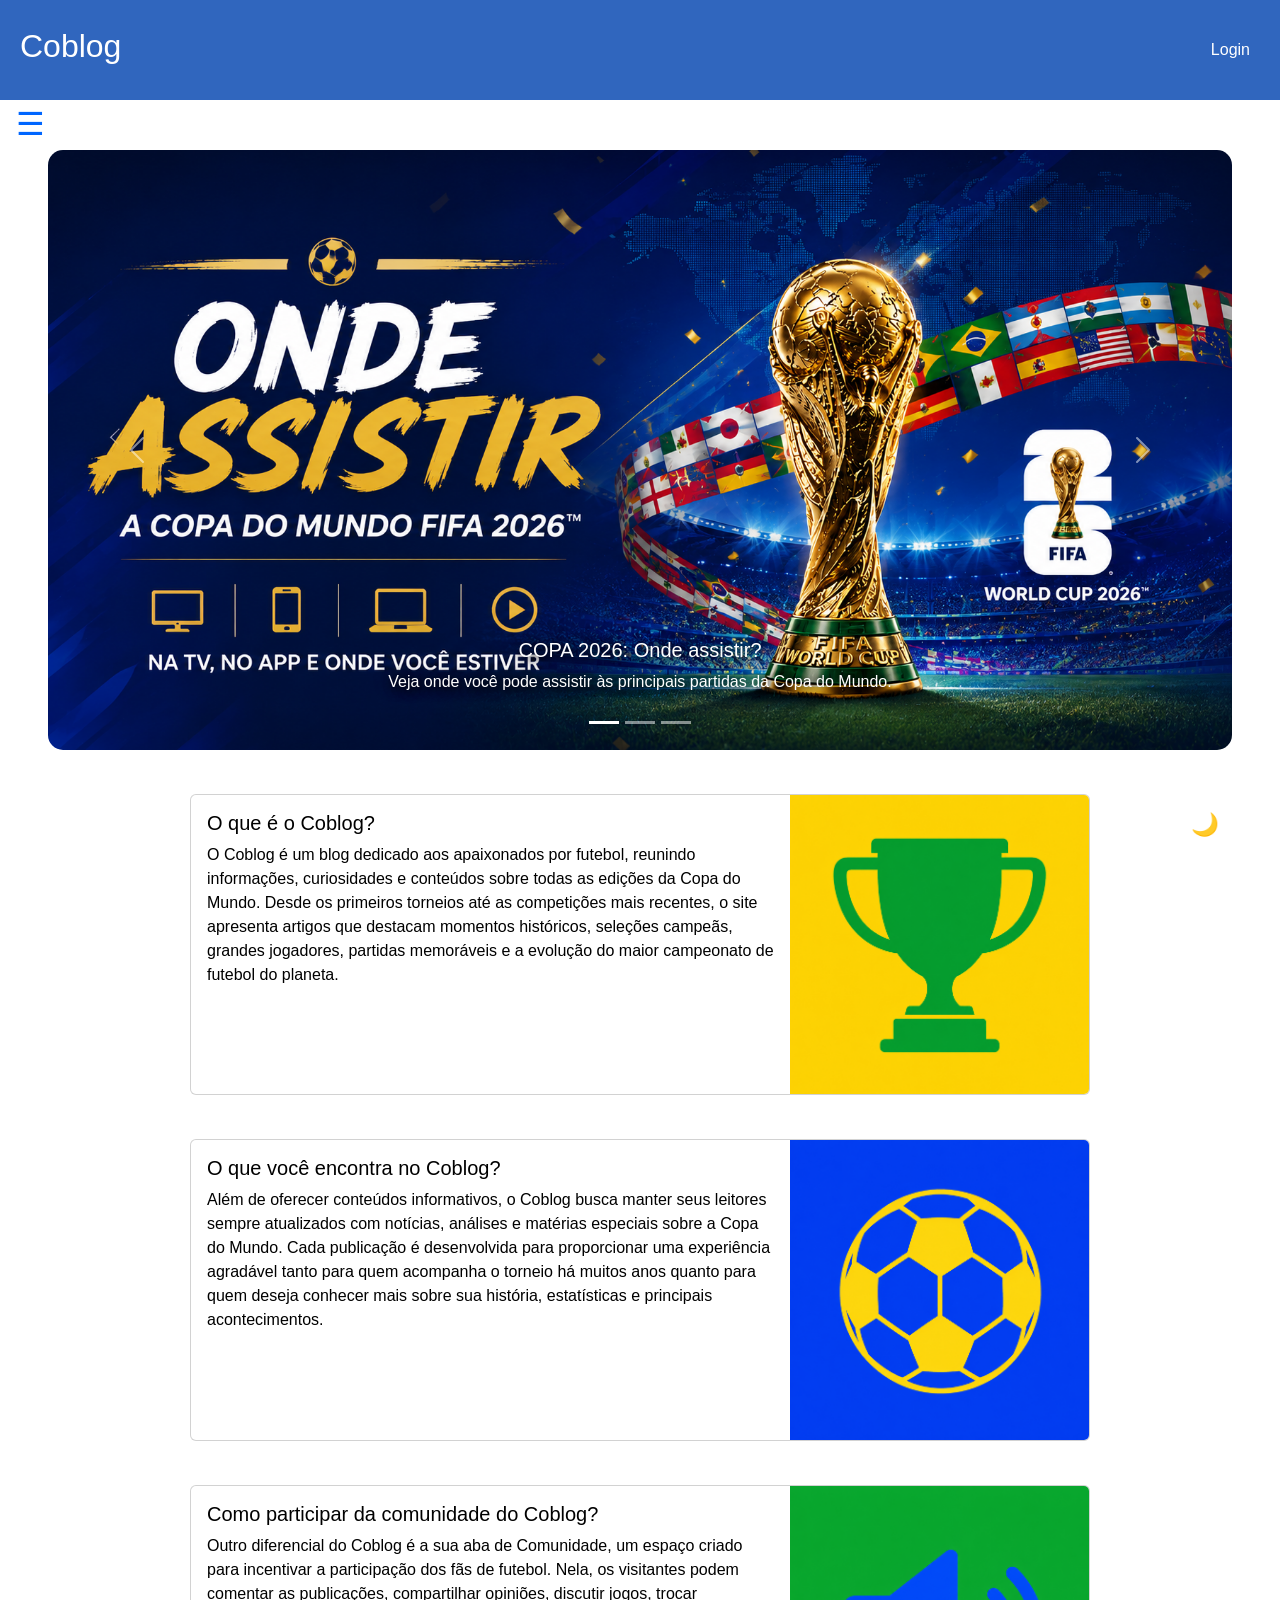
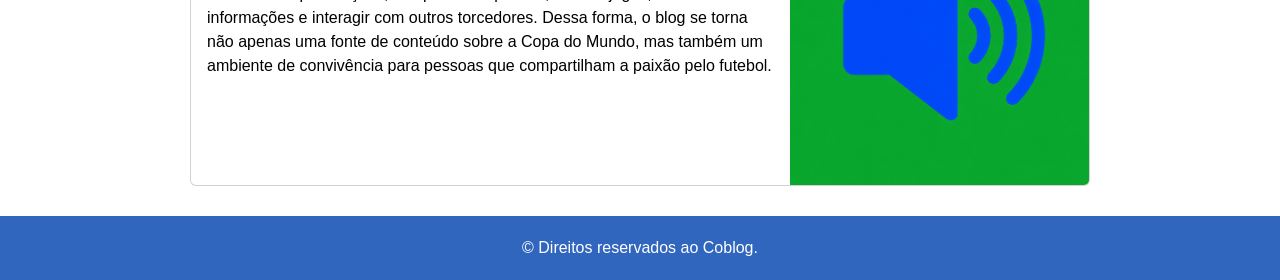
<file: index.html>
<!DOCTYPE html>
<html lang="pt-br">

<head>
    <meta charset="UTF-8">
    <meta name="viewport" content="width=device-width, initial-scale=1.0">
    <title>Coblog - Tudo sobre a Copa!</title>
    <link href="https://cdn.jsdelivr.net/npm/bootstrap@5.3.3/dist/css/bootstrap.min.css" rel="stylesheet">
    <link href="css/style.css" rel="stylesheet">
    <link rel="icon" type="image/webp" href="imagens/bola-de-futebol.webp">
</head>

<body>
    <input type="checkbox" id="lua" hidden>
    <label for="lua" class="dark-mode-btn">🌙</label>

    <header class="header col-12">
        <h2>Coblog</h2>
        <nav id="nav" style="gap: 15px; padding-right: 10px;" class="d-flex justify-content-between">
        </nav>
    </header>

    <aside id="sidebar">
        <input type="checkbox" id="menu-toggle" hidden>
        <label for="menu-toggle" class="hamburguer" style="color: rgb(0, 102, 255)">☰</label>

        <nav class="menu" style="color: white;" id="menu-lateral">
            <h4 class="text-white border-bottom pb-2 mb-3 menu-texto fs-5 fw-bold">Menu</h4>
            <div class="d-flex flex-column gap-1">
                <a href="pages/edicoesAnteriores.html" class="sidebar-link" target="_parent">Edições da Copa 🏆</a>
                <a href="pages/comunidade.html" class="sidebar-link" target="_parent">Comunidade 👥</a>
            </div>
        </nav>
    </aside>

    <div class="container-fluid px-3 px-md-5">
        <main>
            <div
                style="display: flex; flex-direction: column; align-items: center; width: 100%; gap: 20px; padding-bottom: 30px; padding-top: 30px;">

                <div id="carrossel" class="carousel slide w-100" data-bs-ride="carousel">
                    <div class="carousel-indicators">
                        <button type="button" data-bs-target="#carrossel" data-bs-slide-to="0" class="active"></button>
                        <button type="button" data-bs-target="#carrossel" data-bs-slide-to="1"></button>
                        <button type="button" data-bs-target="#carrossel" data-bs-slide-to="2"></button>
                    </div>

                    <div class="carousel-inner">

                        <div class="carousel-item active">
                            <picture>
                                <!-- Computador -->
                                <source media="(min-width: 1024px)" srcset="imagens/banner1.jpg">

                                <!-- Tablet -->
                                <source media="(min-width: 768px)" srcset="imagens/banner4.jpeg">

                                <!-- Celular -->
                                <img src="imagens/banner7.jpeg" class="d-block w-100" alt="Notícia 1">
                            </picture>

                            <div class="carousel-caption d-none d-md-block">
                                <h5>COPA 2026: Onde assistir?</h5>
                                <p>Veja onde você pode assistir às principais partidas da Copa do Mundo.</p>
                            </div>
                        </div>

                        <div class="carousel-item">
                            <picture>
                                <!-- Computador -->
                                <source media="(min-width: 1024px)" srcset="imagens/banner2.jpg">

                                <!-- Tablet -->
                                <source media="(min-width: 768px)" srcset="imagens/banner5.jpeg">

                                <!-- Celular -->
                                <img src="imagens/banner8.jpeg" class="d-block w-100" alt="Notícia 2">
                            </picture>

                            <div class="carousel-caption d-none d-md-block">
                                <h5>Copa do Mundo 2026</h5>
                                <p>Confira as informações sobre esta edição da Copa do Mundo.</p>
                            </div>
                        </div>

                        <div class="carousel-item">
                            <picture>
                                <!-- Computador -->
                                <source media="(min-width: 1024px)" srcset="imagens/banner3.jpg">

                                <!-- Tablet -->
                                <source media="(min-width: 768px)" srcset="imagens/banner6.jpeg">

                                <!-- Celular -->
                                <img src="imagens/banner9.jpeg" class="d-block w-100" alt="Notícia 3">
                            </picture>

                            <div class="carousel-caption d-none d-md-block">
                                <h5>Seleção Brasileira</h5>
                                <p>Confira as últimas notícias sobre a seleção brasileira de futebol.</p>
                            </div>
                        </div>

                    </div>

                    <button class="carousel-control-prev" type="button" data-bs-target="#carrossel"
                        data-bs-slide="prev">
                        <span class="carousel-control-prev-icon"></span>
                    </button>

                    <button class="carousel-control-next" type="button" data-bs-target="#carrossel"
                        data-bs-slide="next">
                        <span class="carousel-control-next-icon"></span>
                    </button>
                </div>


                <div class="card d-flex flex-column flex-md-row mt-4 w-100"
                    style="margin: 0 auto; max-width: 900px; overflow: hidden;">
                    <div class="card-body col-12 col-md-8">
                        <h5 class="card-title">O que é o Coblog?</h5>
                        <p class="card-text">O Coblog é um blog dedicado aos apaixonados por futebol, reunindo informações, curiosidades e conteúdos sobre todas as edições da Copa do Mundo. Desde os primeiros torneios até as competições mais recentes, o site apresenta artigos que destacam momentos históricos, seleções campeãs, grandes jogadores, partidas memoráveis e a evolução do maior campeonato de futebol do planeta.</p>
                    </div>
                    <div class="col-12 col-md-4">
                        <img src="imagens/img1.png" class="img-fluid w-100"
                            style="object-fit: cover; min-height: 200px; height: 100%;">
                    </div>
                </div>

                <div class="card d-flex flex-column flex-md-row mt-4 w-100"
                    style="margin: 0 auto; max-width: 900px; overflow: hidden;">
                    <div class="card-body col-12 col-md-8">
                        <h5 class="card-title">O que você encontra no Coblog?</h5>
                        <p class="card-text">Além de oferecer conteúdos informativos, o Coblog busca manter seus leitores sempre atualizados com notícias, análises e matérias especiais sobre a Copa do Mundo. Cada publicação é desenvolvida para proporcionar uma experiência agradável tanto para quem acompanha o torneio há muitos anos quanto para quem deseja conhecer mais sobre sua história, estatísticas e principais acontecimentos.</p>
                    </div>
                    <div class="col-12 col-md-4">
                        <img src="imagens/img2.png" class="img-fluid w-100"
                            style="object-fit: cover; min-height: 200px; height: 100%;">
                    </div>
                </div>

                <div class="card d-flex flex-column flex-md-row mt-4 w-100"
                    style="margin: 0 auto; max-width: 900px; overflow: hidden;">
                    <div class="card-body col-12 col-md-8">
                        <h5 class="card-title">Como participar da comunidade do Coblog?</h5>
                        <p class="card-text">Outro diferencial do Coblog é a sua aba de Comunidade, um espaço criado para incentivar a participação dos fãs de futebol. Nela, os visitantes podem comentar as publicações, compartilhar opiniões, discutir jogos, trocar informações e interagir com outros torcedores. Dessa forma, o blog se torna não apenas uma fonte de conteúdo sobre a Copa do Mundo, mas também um ambiente de convivência para pessoas que compartilham a paixão pelo futebol.</p>
                    </div>
                    <div class="col-12 col-md-4">
                        <img src="imagens/img3.png" class="img-fluid w-100"
                            style="object-fit: cover; min-height: 200px; height: 100%;">
                    </div>
                </div>

            </div>
        </main>
    </div>

    <footer class="col-12">
        <p style="color: white; text-align: center; margin: 0; padding: 10px 0;">
            &copy; Direitos reservados ao Coblog.
        </p>
    </footer>

    <div class="overlay" id="overlay"></div>

    <script src="scripts/scripts.js"></script>
    <script src="https://cdn.jsdelivr.net/npm/bootstrap@5.3.3/dist/js/bootstrap.bundle.min.js"></script>

</body>

</html>
</file>
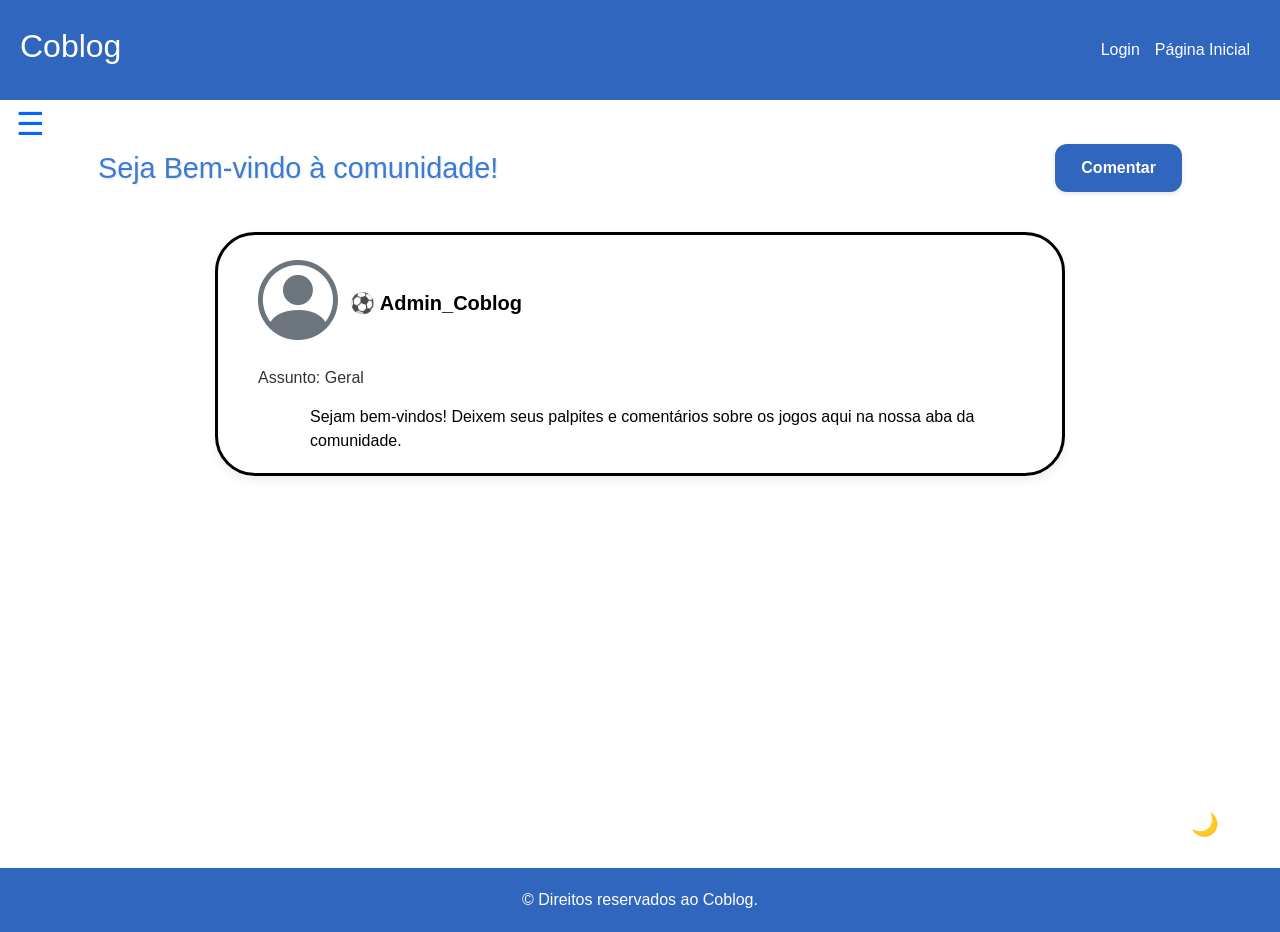
<file: pages/comunidade.html>
<!DOCTYPE html>
<html lang="pt-br">

<head>
    <meta charset="UTF-8">
    <meta name="viewport" content="width=device-width, initial-scale=1.0">
    <title>Coblog - Conheça nossa Comunidade!</title>
    <link href="https://cdn.jsdelivr.net/npm/bootstrap@5.3.8/dist/css/bootstrap.min.css" rel="stylesheet"
        integrity="sha384-sRIl4kxILFvY47J16cr9ZwB07vP4J8+LH7qKQnuqkuIAvNWLzeN8tE5YBujZqJLB" crossorigin="anonymous">
    <link href="../css/style.css" rel="stylesheet">
    <link href="../css/comunidade.css" rel="stylesheet">
    <link rel="stylesheet" href="https://cdn.jsdelivr.net/npm/bootstrap-icons@1.13.1/font/bootstrap-icons.min.css">
    <link rel="icon" type="image/webp" href="../imagens/bola-de-futebol.webp">

</head>

<body>
    <input type="checkbox" id="lua" hidden>
    <label for="lua" class="dark-mode-btn">🌙</label>

    <header class="header col-12">
        <h2>Coblog</h2>
        <nav id="nav" style="gap: 15px; padding-right: 10px;" class="d-flex justify-content-between">
            <a href="../index.html" class="nav-link text-white"><span class="menu-texto">Página Inicial</span></a>
        </nav>
    </header>

    <aside id="sidebar">
        <input type="checkbox" id="menu-toggle" hidden>
        <label for="menu-toggle" class="hamburguer" style="color: rgb(0, 102, 255)">☰</label>

        <nav class="menu" style="color: white;" id="menu-lateral">
            <h4 class="text-white border-bottom pb-2 mb-3 menu-texto fs-5 fw-bold">Menu</h4>
            <div class="d-flex flex-column gap-1">
                <a href="edicoesAnteriores.html" class="sidebar-link" target="_parent">Edições da Copa 🏆</a>
                <a href="comunidade.html" class="sidebar-link" target="_parent">Comunidade 👥</a>
            </div>
        </nav>
    </aside>



    <main class="container my-4">
        <div class="d-flex justify-content-between align-items-center w-100 mb-4 px-3 flex-wrap gap-3">
            <h1 class="titulo-comunidade m-0">Seja Bem-vindo à comunidade!</h1>
            <button class="btn btn-comentar" data-bs-toggle="modal" data-bs-target="#modalComentario">Comentar</button>
        </div>


        <div id="container-comentarios" class="w-100 d-flex flex-column align-items-center gap-4 my-3">
        </div>

    </main>



    <footer class="col-12">
        <p style="color: white; text-align: center; margin: 0; padding: 10px 0;">
            &copy; Direitos reservados ao Coblog.
        </p>
    </footer>

    <div class="modal fade" id="modalAviso" tabindex="-1">
        <div class="modal-dialog modal-dialog-centered">
            <div class="modal-content">
                <div class="modal-header">
                    <h5 class="modal-title">⚠️ Atenção</h5>
                </div>
                <div class="modal-body">
                    <p>Você precisa estar logado para realizar essa ação.</p>
                </div>
                <div class="modal-footer">
                    <button type="button" class="btn btn-secondary" data-bs-dismiss="modal">Fechar</button>
                    <a href="login.html" class="btn btn-primary">Fazer login</a>
                </div>
            </div>
        </div>
    </div>


    <div class="modal fade" id="modalComentario" tabindex="-1" aria-labelledby="modalComentarioLabel"
        aria-hidden="true">
        <div class="modal-dialog modal-dialog-centered">
            <div class="modal-content card">
                <div class="modal-header border-0">
                    <h5 class="modal-title" id="modalComentarioLabel" style="color: var(--font-color);">Novo Comentário
                    </h5>
                </div>
                <form id="form-comentario">
                    <div class="modal-body">
                        <div class="mb-3">
                            <label for="assunto-comentario" class="form-label"
                                style="color: var(--font-color);">Assunto</label>
                            <input type="text" class="form-control" id="assunto-comentario"
                                placeholder="Ex: Copa 2026, Palpites, Histórias..." required>
                        </div>
                        <div class="mb-3">
                            <label for="texto-comentario" class="form-label" style="color: var(--font-color);">O que
                                você está pensando?</label>
                            <textarea class="form-control" id="texto-comentario" rows="4"
                                placeholder="Escreva seu comentário aqui..." required></textarea>
                        </div>
                    </div>
                    <div class="modal-footer border-0">
                        <button type="button" class="btn btn-secondary" data-bs-dismiss="modal">Cancelar</button>
                        <button type="submit" class="btn btn-primary"
                            style="background-color: var(--bg-header); border: none;">Publicar</button>
                    </div>
                </form>
            </div>
        </div>
    </div>

    <div class="overlay" id="overlay"></div>
    <script src="https://cdn.jsdelivr.net/npm/bootstrap@5.3.8/dist/js/bootstrap.bundle.min.js"></script>
    <script src="../scripts/comunidade.js"></script>
    <script src="../scripts/scripts.js"></script>

</body>

</html>
</file>
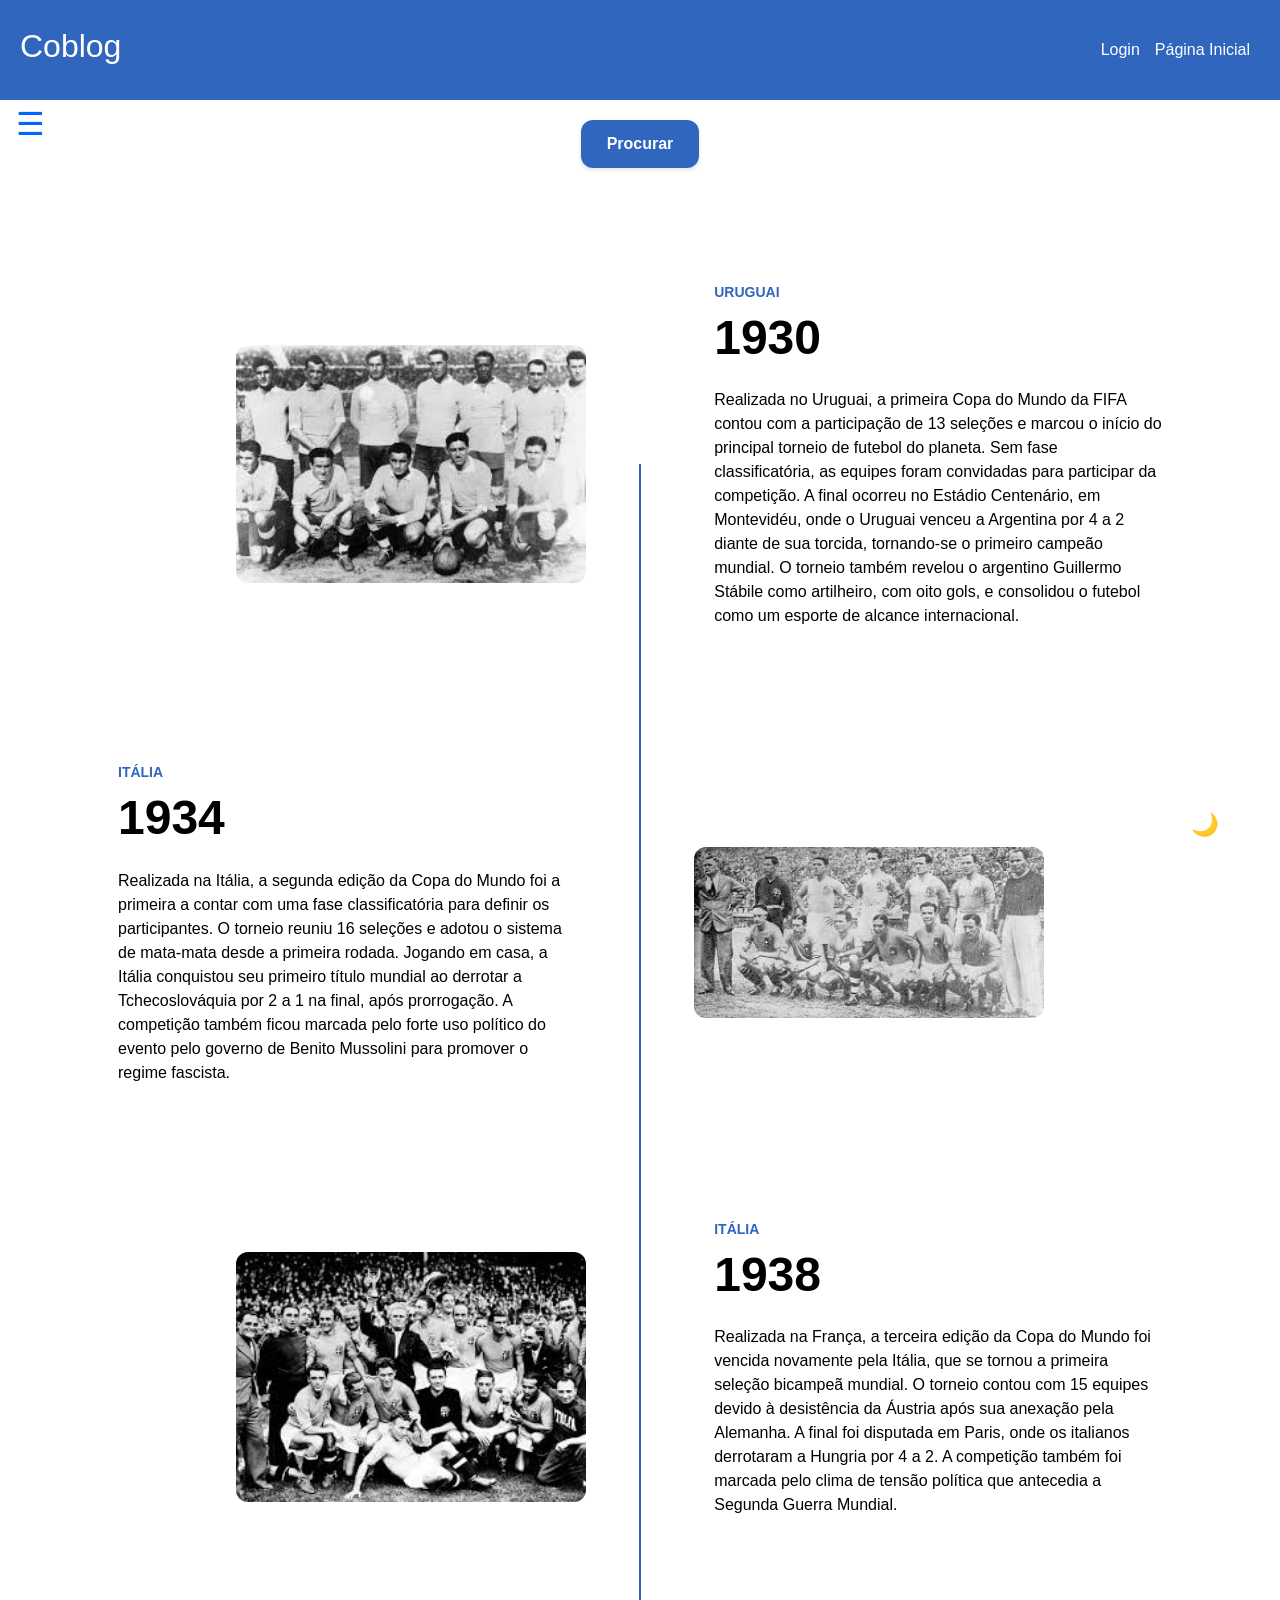
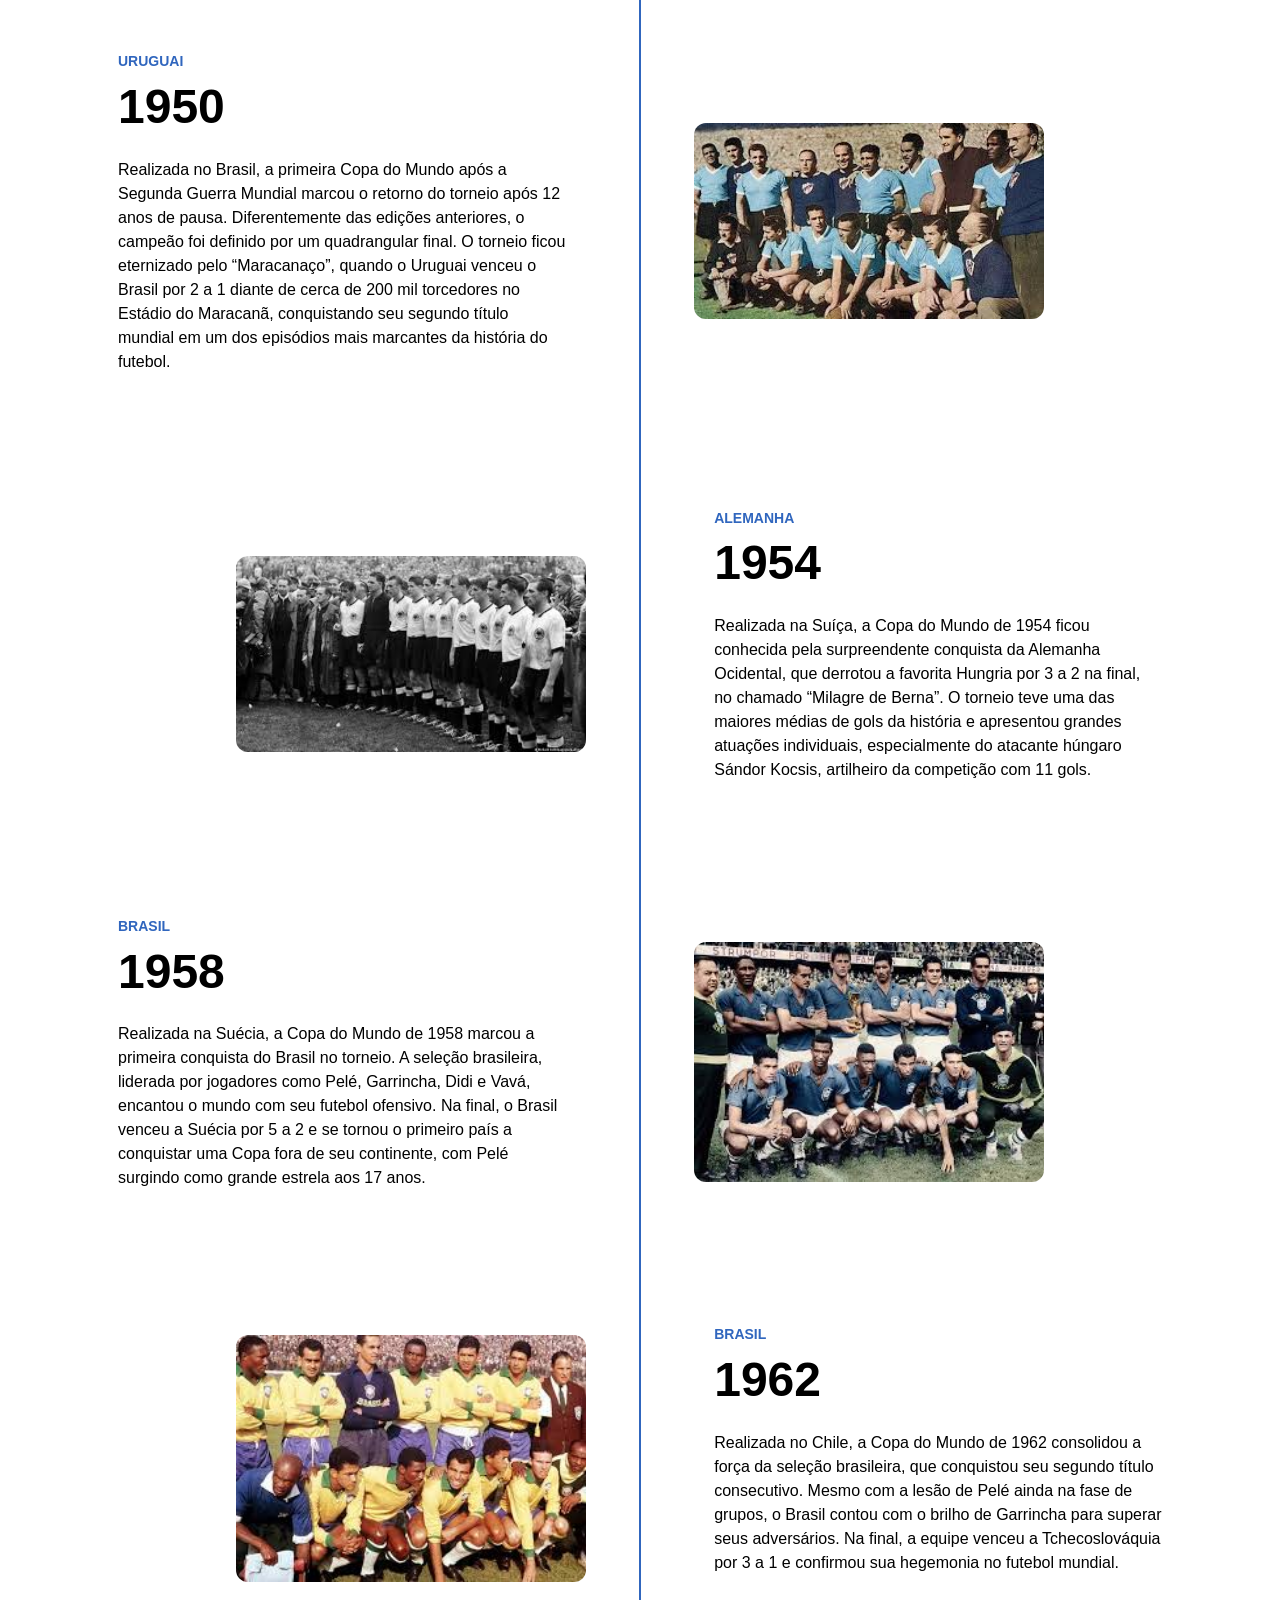
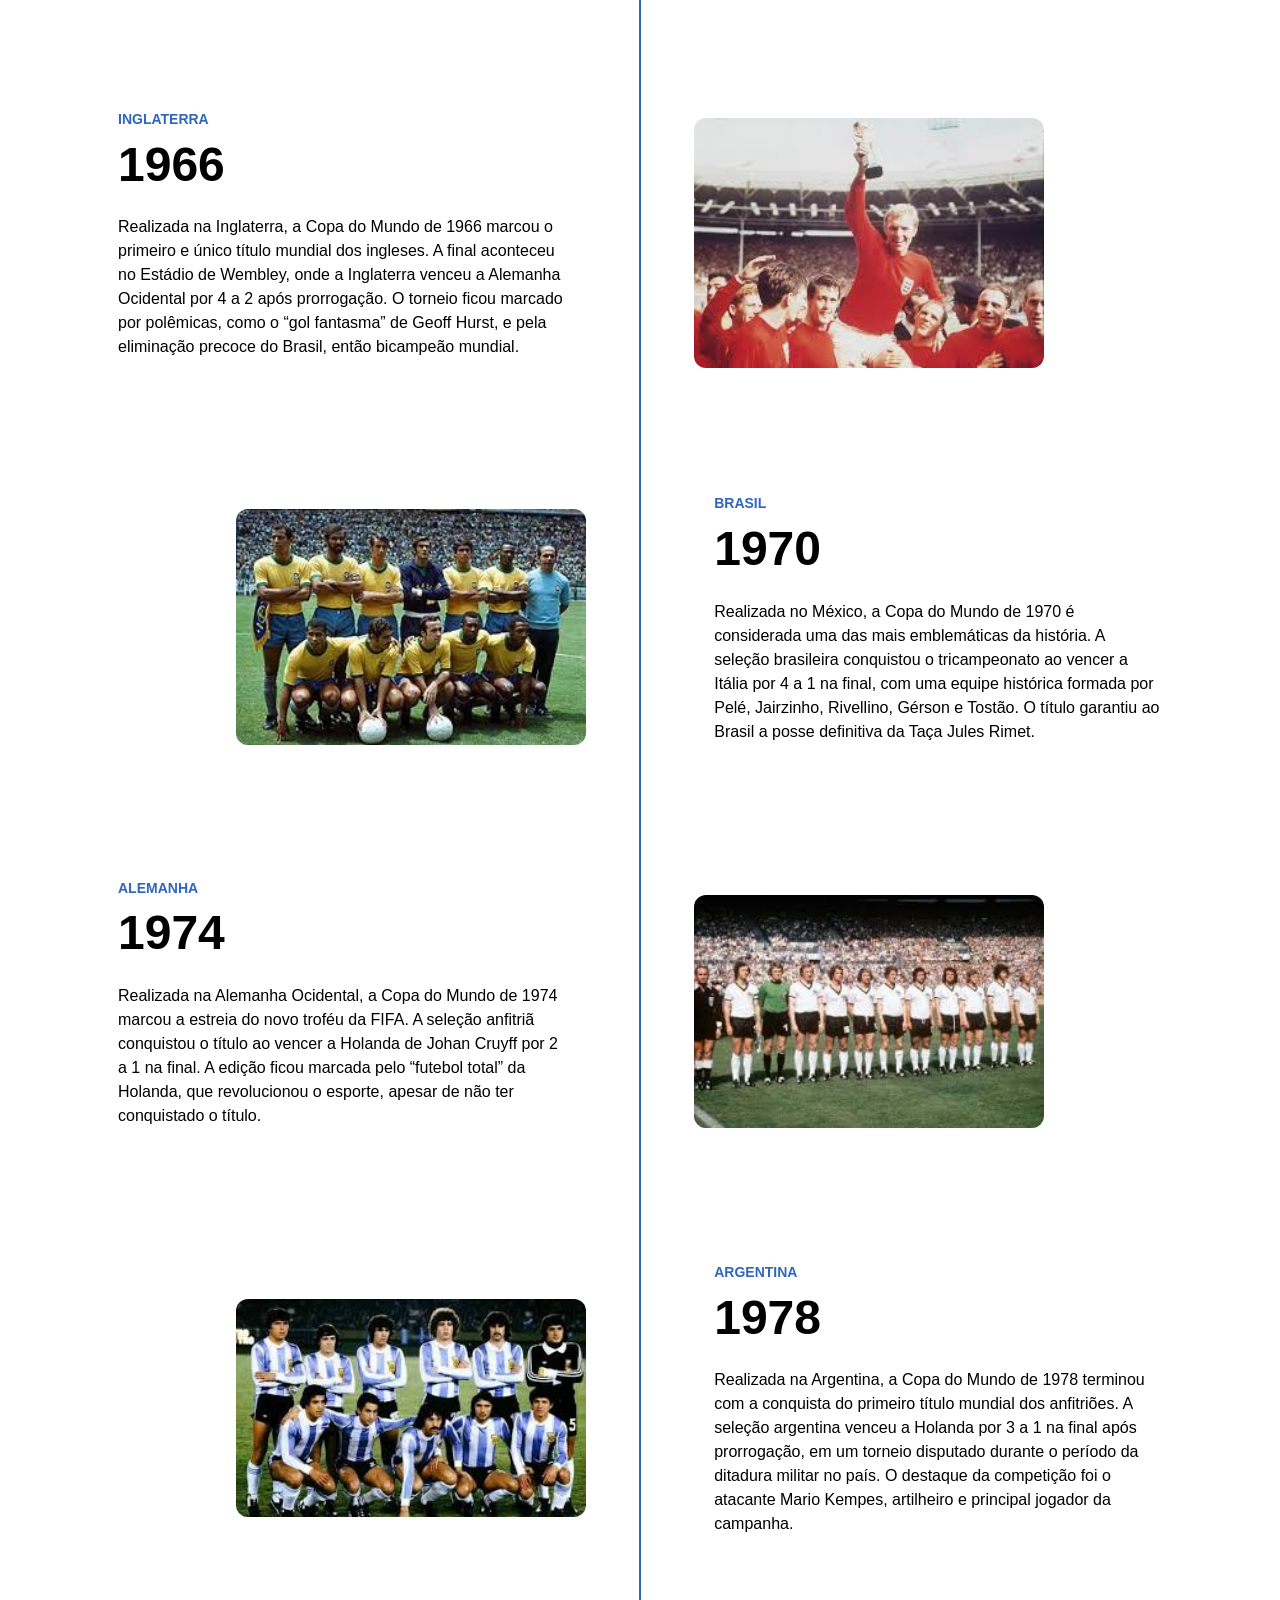
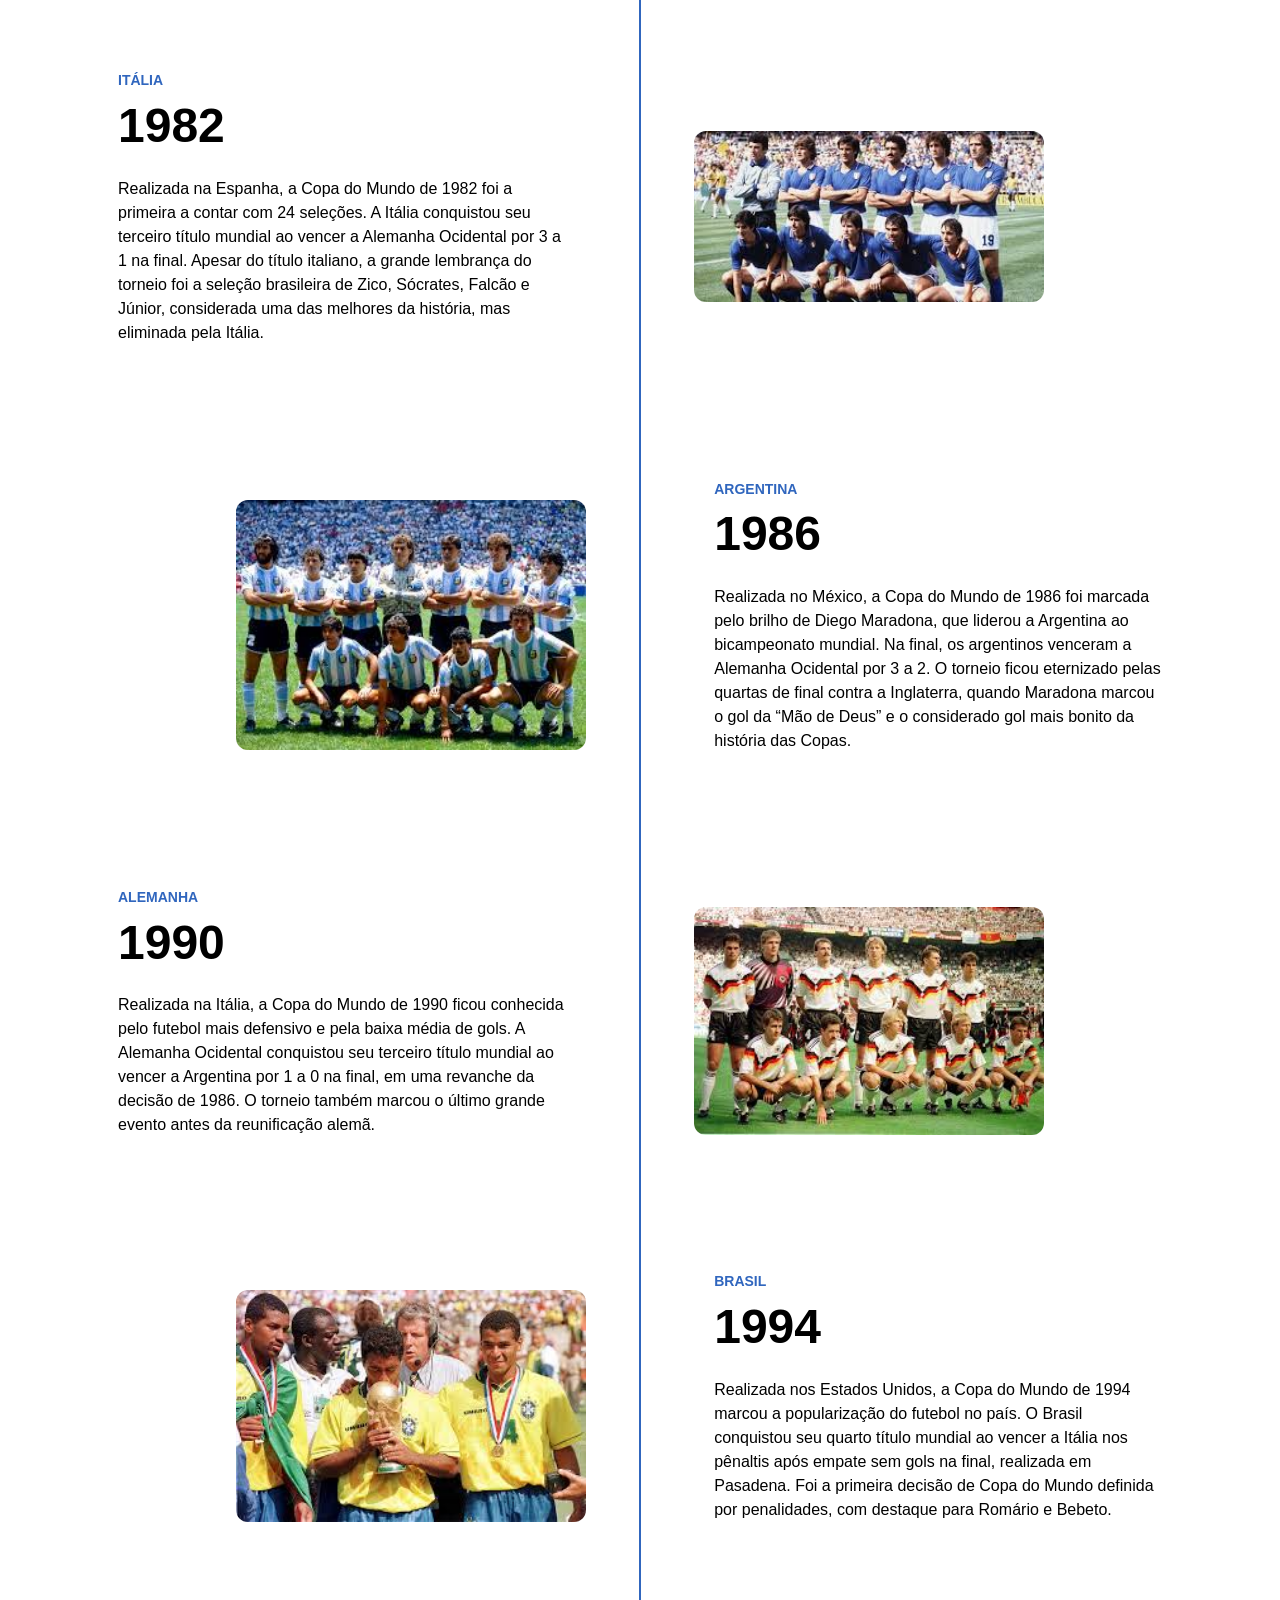
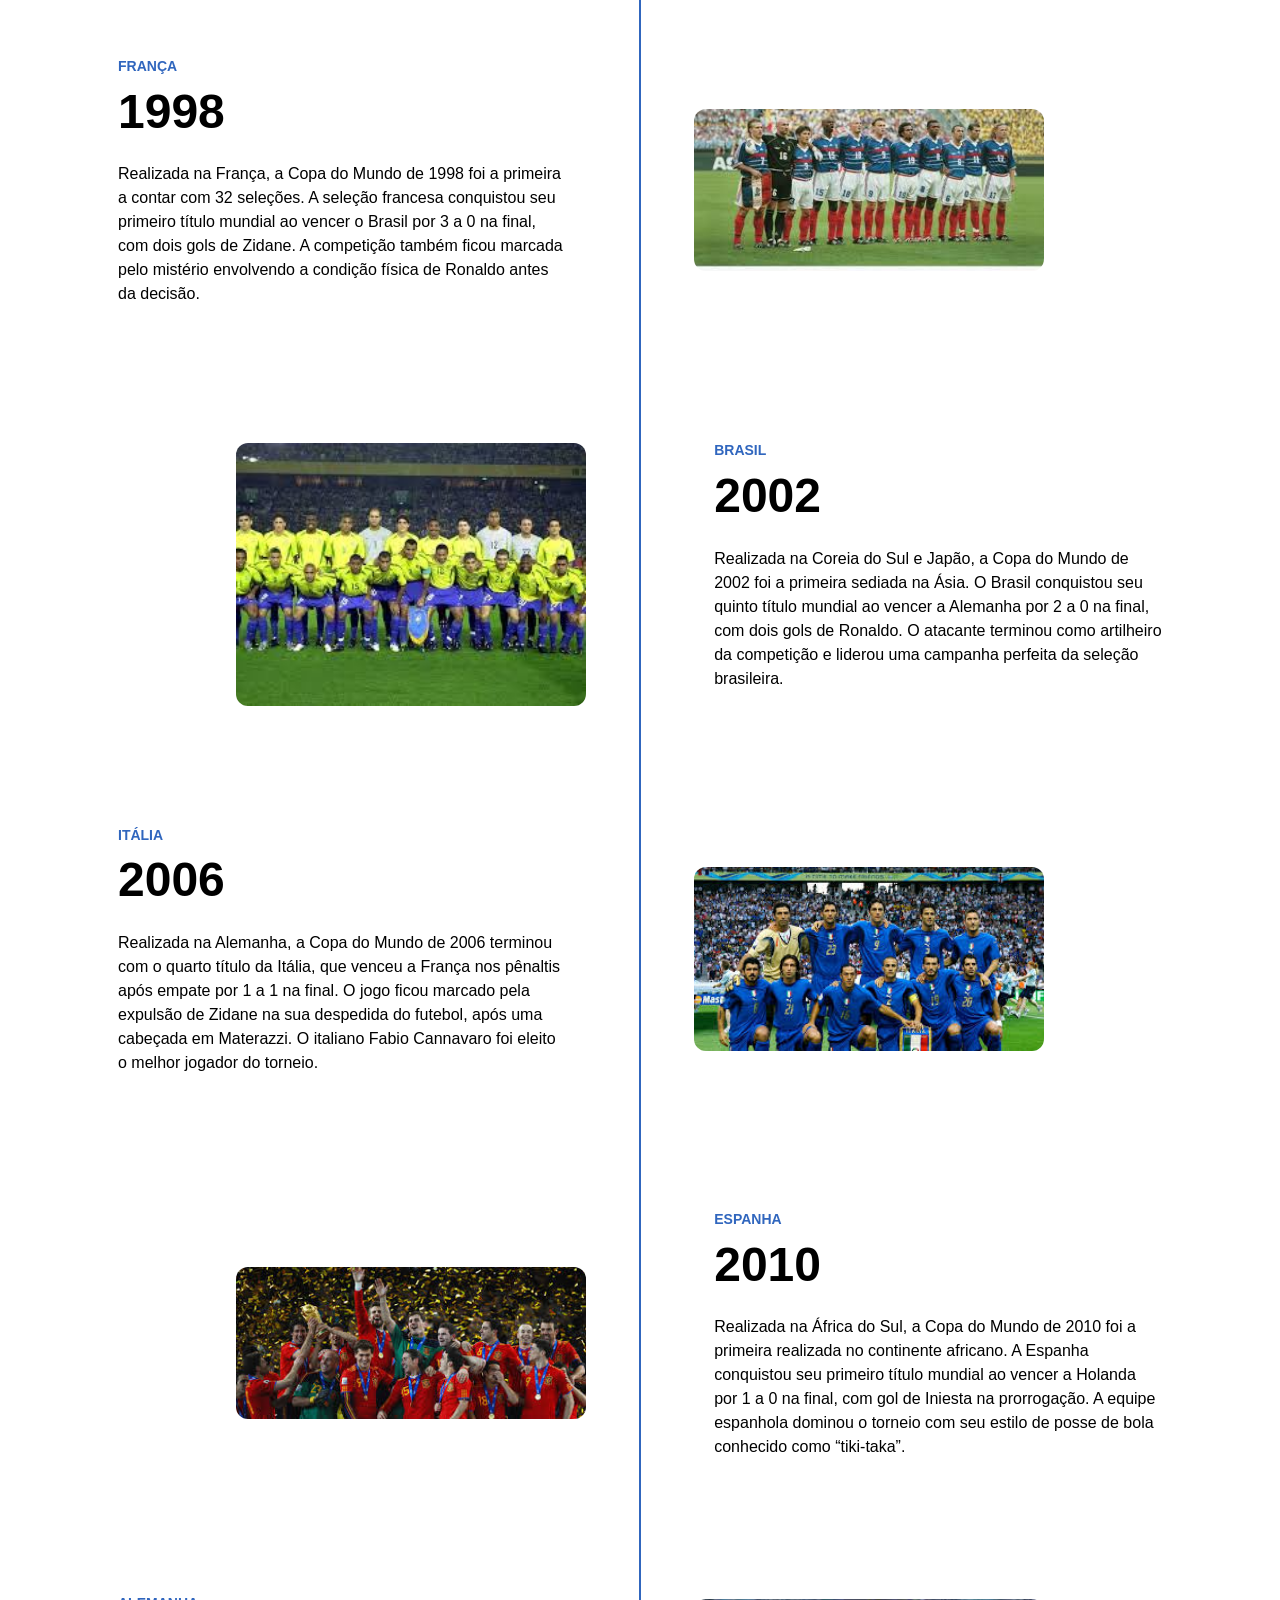
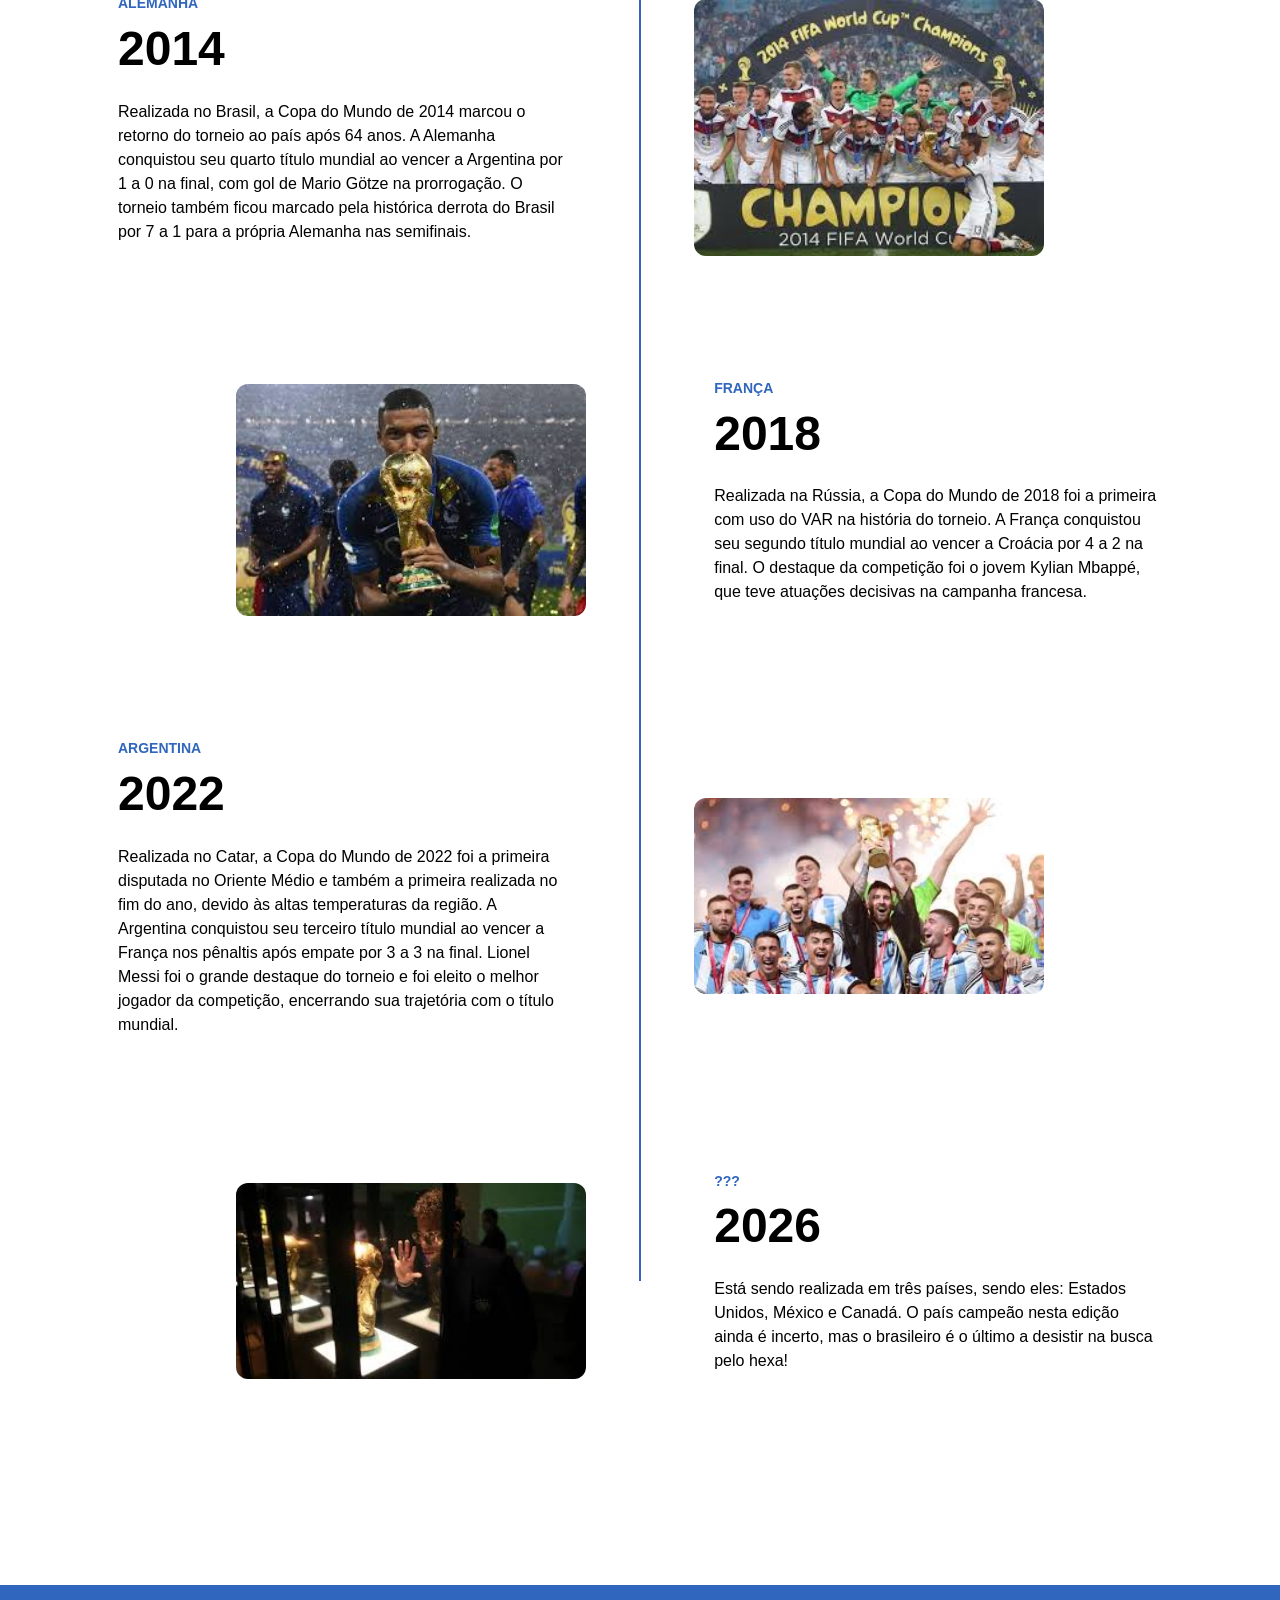
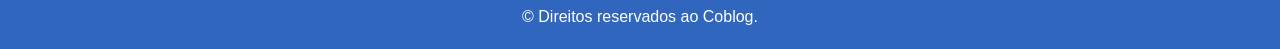
<file: pages/edicoesAnteriores.html>
<!DOCTYPE html>
<html lang="pt-br">

<head>
    <meta charset="UTF-8">
    <meta name="viewport" content="width=device-width, initial-scale=1.0">
    <title>Coblog - Veja as Edições Anteriores!</title>
    <link rel="stylesheet" href="../css/edicoesAnteriores.css">
    <link href="../css/style.css" rel="stylesheet">
    <link rel="stylesheet" href="../css/animations.css">
    <link href="https://cdn.jsdelivr.net/npm/bootstrap@5.3.8/dist/css/bootstrap.min.css" rel="stylesheet"
        integrity="sha384-sRIl4kxILFvY47J16cr9ZwB07vP4J8+LH7qKQnuqkuIAvNWLzeN8tE5YBujZqJLB" crossorigin="anonymous">
</head>

<body>
    <input type="checkbox" id="lua" hidden>
    <label for="lua" class="dark-mode-btn">🌙</label>

    <header class="header col-12">
        <h2>Coblog</h2>
        <nav id="nav" style="gap: 15px; padding-right: 10px;" class="d-flex justify-content-between">
            <a href="../index.html" class="nav-link text-white"><span class="menu-texto">Página
                    Inicial</span></a>
        </nav>
    </header>

    <aside id="sidebar">
        <input type="checkbox" id="menu-toggle" hidden>
        <label for="menu-toggle" class="hamburguer" style="color: rgb(0, 102, 255)">☰</label>

        <nav class="menu" style="color: white;" id="menu-lateral">
            <h4 class="text-white border-bottom pb-2 mb-3 menu-texto fs-5 fw-bold">Menu</h4>
            <div class="d-flex flex-column gap-1">
                <a href="edicoesAnteriores.html" class="sidebar-link" target="_parent">Edições da Copa 🏆</a>
                <a href="comunidade.html" class="sidebar-link" target="_parent">Comunidade 👥</a>
            </div>
        </nav>
    </aside>

    <main>
        <div class="container">
            <div class="d-flex justify-content-center">
                <button class="btn btn-filtrar" id="botao-filtrar" data-bs-toggle="modal"
                    data-bs-target="#modalFiltro">Procurar</button>
            </div>
            <!-- Busca por Selecao-->
            <div id="nav-filtro"
                class="position-fixed top-0 start-50 translate-middle-x my-3" style="display: none !important; z-index: 1000;">
                <div class="d-flex gap-3">
                    <button class="btn btn-secondary" id="btn-antes" onclick="antesCopa()">&#8592;</button>
                    <button class="btn btn-danger" id="btn-limpar" onclick="limparFiltro()">✕</button>
                    <button class="btn btn-secondary" id="btn-proximo" onclick="proximoCopa()">&#8594;</button>
                </div>
                <span id="filtro-info"></span>
            </div>

            <div class="timeline-section" id="timeline-section">
            </div>
        </div>
    </main>

    <footer class="col-12">
        <p style="color: white; text-align: center; margin: 0; padding: 10px 0;">
            &copy; Direitos reservados ao Coblog.
        </p>
    </footer>

    <!--- Modal de filtro -->
    <div class="modal fade" id="modalFiltro" data-bs-focus="false">
        <div class="modal-dialog modal-dialog-centered">
            <div class="modal-content">
                <div class="modal-header">
                    <h5 class="modal-title">Filtrar Edições</h5>
                    <button type="button" class="btn-close" data-bs-dismiss="modal"></button>
                </div>
                <div class="modal-body">
                    <form id="form-filtro">
                        <div class="my-2">
                            <label for="select-filtro" class="form-label">Tipo de filtro</label>
                            <select class="form-select" name="select-filtro" id="select-filtro">
                                <option value="ano">Ano</option>
                                <option value="selecao">Seleção</option>
                            </select>
                        </div>
                        <input type="text" class="form-control" name="input-filtro" id="input-filtro"
                            placeholder="Digite aqui...">
                    </form>
                </div>
                <div class="modal-footer">
                    <button type="button" class="btn btn-secondary" data-bs-dismiss="modal">Cancelar</button>
                    <button type="submit" form="form-filtro" class="btn"
                        style="background-color: var(--bg-header); color: white;"
                        data-bs-dismiss="modal">Filtrar</button>
                </div>
            </div>
        </div>
    </div>


    <div class="overlay" id="overlay"></div>
    <script src="https://cdn.jsdelivr.net/npm/bootstrap@5.3.8/dist/js/bootstrap.bundle.min.js"></script>
    <script src="../scripts/scripts.js"></script>
    <script src="../scripts/edicoes.js"></script>
</body>

</html>
</file>
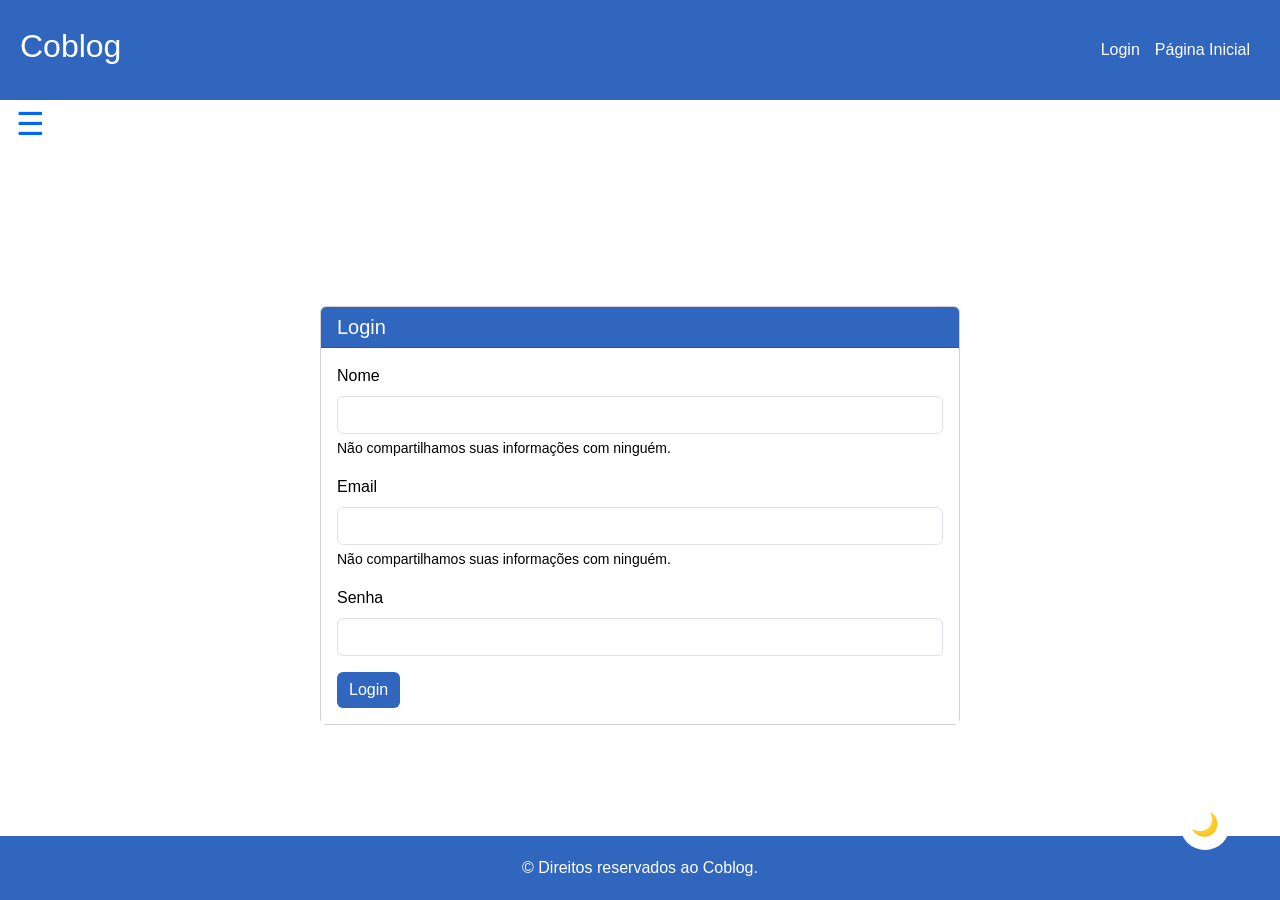
<file: pages/login.html>
<!DOCTYPE html>
<html lang="pt-br">

<head>
    <meta charset="UTF-8">
    <meta name="viewport" content="width=device-width, initial-scale=1.0">
    <title>Coblog - Tudo sobre a Copa!</title>
    <link href="https://cdn.jsdelivr.net/npm/bootstrap@5.3.8/dist/css/bootstrap.min.css" rel="stylesheet"
        integrity="sha384-sRIl4kxILFvY47J16cr9ZwB07vP4J8+LH7qKQnuqkuIAvNWLzeN8tE5YBujZqJLB" crossorigin="anonymous">
    <link href="../css/style.css" rel="stylesheet">
</head>


<body>
    <input type="checkbox" id="lua" hidden>
    <label for="lua" class="dark-mode-btn">🌙</label>

    <header class="header col-12">
        <h2>Coblog</h2>
        <nav id="nav" style="gap: 15px; padding-right: 10px;" class="d-flex justify-content-between">
            <a href="../index.html" class="nav-link text-white"><span class="menu-texto">Página
                    Inicial</span></a>
        </nav>
    </header>

    <aside id="sidebar">
        <input type="checkbox" id="menu-toggle" hidden>
        <label for="menu-toggle" class="hamburguer" style="color: rgb(0, 102, 255)">☰</label>

        <nav class="menu" style="color: white" ; id="menu-lateral">
            <h4 style="padding-top: 5px;" class="text-white menu-texto">Menu</h4>
            <a href="edicoesAnteriores.html" class="nav-link text-white" target="_parent">Edições
                da Copa</a>
            <a href="comunidade.html" class="nav-link text-white" target="_parent">Comunidade</a>
        </nav>
    </aside>

    <main style="display: flex; justify-content: center; align-items: center; flex: 1;">
        <div class="card col-6" style="background-color: #3066BE; margin:auto">
            <h5 class="card-header" style="background-color: var(--bg-header); color: #ffffff;">Login</h5>
            <div class="card-body" style="background-color: var(--bg-form);">
                <form action="../index.html" id="formulario">
                    <div class="mb-3">
                        <label for="nomeInput" class="form-label" style="color: var(--font-color);">Nome</label>
                        <input type="text" class="form-control" id="nomeInput">
                        <div id="ajuda" class="form-text" style="color: var(--font-color);">Não compartilhamos suas
                            informações com ninguém.</div>
                    </div>
                    <div class="mb-3">
                        <label for="emailInput" class="form-label" style="color: var(--font-color);">Email</label>
                        <input type="email" class="form-control" id="emailInput">
                        <div id="ajuda" class="form-text" style="color: var(--font-color);">Não compartilhamos suas
                            informações com ninguém.</div>
                    </div>
                    <div class="mb-3">
                        <label for="senhaInput" class="form-label" style="color: var(--font-color);">Senha</label>
                        <input type="password" class="form-control" id="senhaInput">
                    </div>
                    <button type="submit" class="btn btn-primary"
                        style="background-color: var(--bg-header); border: none;" onclick="login()">
                        Login
                    </button>
                </form>
            </div>
        </div>
    </main>

    <footer class="col-12">
        <p style="color: white; text-align: center; margin: 0; padding: 10px 0;">
            &copy; Direitos reservados ao Coblog.
        </p>
    </footer>

    <div class="overlay" id="overlay"></div>

    <script src="../scripts/login.js"></script>
    <script src="../scripts/scripts.js"></script>
    <script src="https://cdn.jsdelivr.net/npm/bootstrap@5.3.8/dist/js/bootstrap.bundle.min.js"></script>


</body>

</html>
</file>
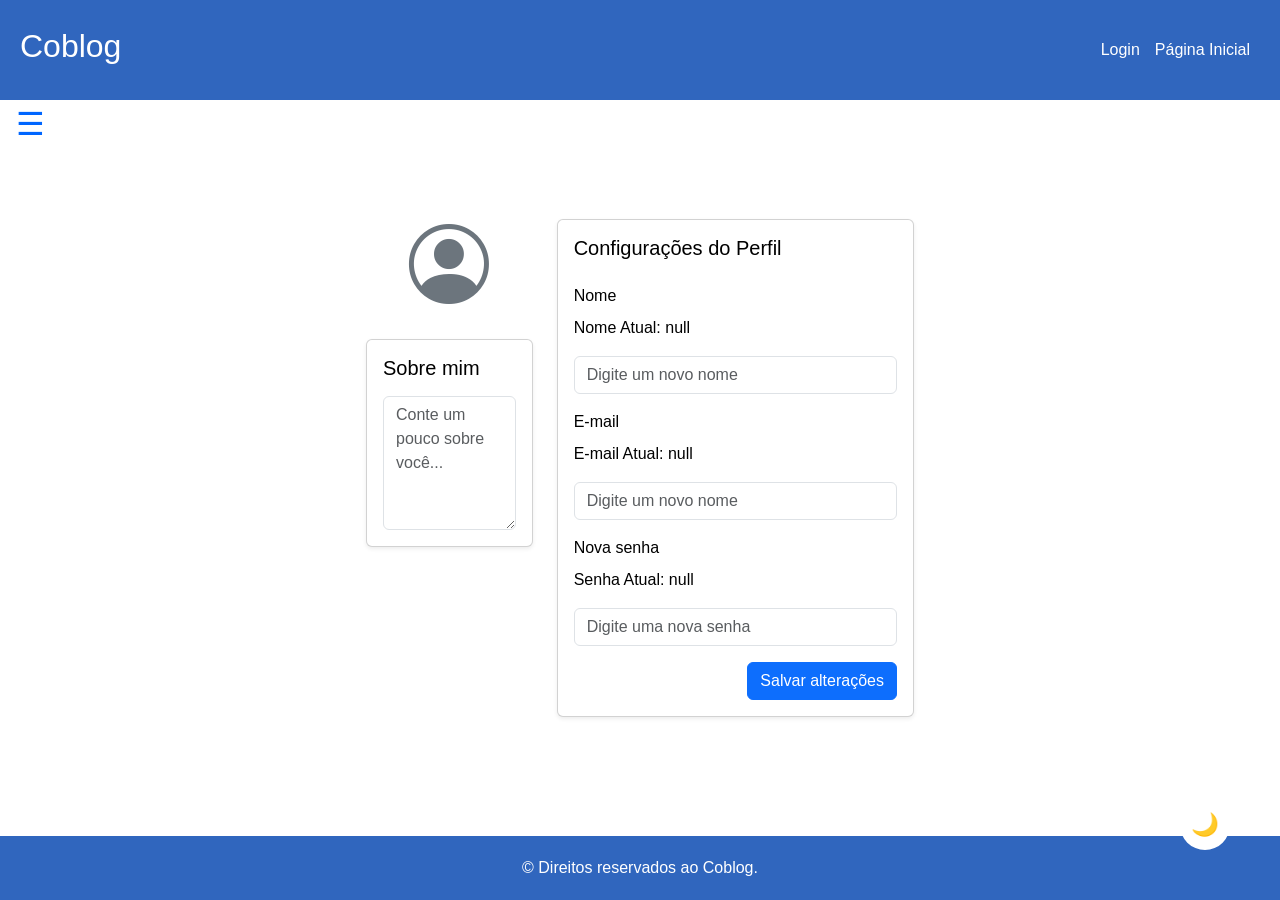
<file: pages/perfil.html>
<!DOCTYPE html>
<html lang="en">

<head>
    <meta charset="UTF-8">
    <meta name="viewport" content="width=device-width, initial-scale=1.0">
    <title>Coblog - Acesse seu perfil!</title>
    <link href="https://cdn.jsdelivr.net/npm/bootstrap@5.3.8/dist/css/bootstrap.min.css" rel="stylesheet"
        integrity="sha384-sRIl4kxILFvY47J16cr9ZwB07vP4J8+LH7qKQnuqkuIAvNWLzeN8tE5YBujZqJLB" crossorigin="anonymous">
    <link href="../css/style.css" rel="stylesheet">
    <link rel="stylesheet" href="https://cdn.jsdelivr.net/npm/bootstrap-icons@1.13.1/font/bootstrap-icons.min.css">
    <link rel="icon" type="image/webp" href="imagens/bola-de-futebol.webp">
</head>

<body>

    <input type="checkbox" id="lua" hidden>
    <label for="lua" class="dark-mode-btn">🌙</label>

    <header class="header col-12">
        <h2>Coblog</h2>
        <nav id="nav" style="gap: 15px; padding-right: 10px;" class="d-flex justify-content-between">
            <a href="../index.html" class="nav-link text-white"><span class="menu-texto">Página
                    Inicial</span></a>
        </nav>
    </header>
    
    <aside id="sidebar">
        <input type="checkbox" id="menu-toggle" hidden>
        <label for="menu-toggle" class="hamburguer" style="color: rgb(0, 102, 255)">☰</label>

        <nav class="menu" style="color: white;" id="menu-lateral">
            <h4 class="text-white border-bottom pb-2 mb-3 menu-texto fs-5 fw-bold">Menu</h4>
            <div class="d-flex flex-column gap-1">
                <a href="edicoesAnteriores.html" class="sidebar-link" target="_parent">Edições da Copa 🏆</a>
                <a href="comunidade.html" class="sidebar-link" target="_parent">Comunidade 👥</a>
            </div>
        </nav>
    </aside>

    <main class="container py-5">
        <div class="row">
            <!-- Avatar & Sobre mim -->
            <div class="col-md-4 text-center">
                <i class="bi bi-person-circle display-1 text-secondary"></i>
                <h4 class="mt-3" id="nomeUsuarioPerfil">Nome do Usuário</h4>

                <div class="card shadow-sm mt-4 text-start">
                    <div class="card-body">
                        <h5 class="card-title mb-3">Sobre mim</h5>
                        <textarea class="form-control" rows="5" placeholder="Conte um pouco sobre você..."></textarea>
                    </div>
                </div>
            </div>

            <!-- Dados de Edição / Criar uma função que mostre a edição para apenas um dos blocos -->
            <div class="col-md-8">

                <div class="card shadow-sm">
                    <div class="card-body">

                        <h5 class="card-title mb-4">Configurações do Perfil</h5>

                        <div class="mb-3">
                            <label class="form-label">Nome</label>
                            <p id="nomeAntigo"> Nome Antigo do Usuário </p>
                            <input type="text" class="form-control" placeholder="Digite um novo nome" id="nomeInput">
                        </div>

                        <div class="mb-3">
                            <label class="form-label">E-mail</label>
                            <p id="emailAntigo"> E-mail Antigo do Usuário </p>
                            <input type="email" class="form-control" placeholder="Digite um novo nome" id="emailInput">
                        </div>

                        <div class="mb-3">
                            <label class="form-label">Nova senha</label>
                            <p id="senhaAntigo"> Senha Antiga do Usuário </p>
                            <input type="password" class="form-control" placeholder="Digite uma nova senha"
                                id="senhaInput">
                        </div>

                        <div class="d-flex justify-content-end">
                            <button class="btn btn-primary" onclick="salvarAlteracoes()">
                                Salvar alterações
                            </button>
                        </div>

                    </div>
                </div>

            </div>
        </div>
    </main>

    <footer class="col-12">
        <p style="color: white; text-align: center; margin: 0; padding: 10px 0;">
            &copy; Direitos reservados ao Coblog.
        </p>
    </footer>

    <div class="overlay" id="overlay"></div>

    <script src="../scripts/perfil.js"></script>
    <script src="../scripts/scripts.js"></script>
</body>

</html>
</file>
<file: css/style.css>
:root {
  --bg-main: white;
  --font-color: black;
  --bg-header: #3066BE;
  --bg-aside: #092653;
  --bg-form: white;
}

body.dark-theme {
  --bg-main: #1a1a2e;
  --font-color: white;
  --bg-header: #231651;
  --bg-aside: #121438;
  --bg-form: #121438;
}

body {
  position: relative;
  height: 100%;
  margin: 0;
  padding: 0;
  font-family: Arial, Helvetica, sans-serif;
  background: var(--bg-main);
  display: grid;
  flex-direction: column;
  min-height: 100vh;
}

.header {
  display: flex;
  flex-direction: row;
  justify-content: space-between;
  align-items: center;
  color: white;
  background-color: var(--bg-header);
  height: 100px;
  padding: 20px;
  z-index: 999;
}

.menu {
  position: absolute; 
  top: 100px;
  left: -240px;
  width: 240px;
  min-height: calc(100vh - 100px); 
  height: calc(100% - 100px);
  background: var(--bg-aside);
  border-radius: 0 15px 15px 0;
  color: white;
  display: flex;
  flex-direction: column;
  padding: 2rem;
  padding-top: 4rem;
  z-index: 999;
  gap: 1rem;
  transition: left 0.3s ease;
}

.sidebar-link {
  display: block;
  color: rgba(255, 255, 255, 0.85) !important; 
  text-decoration: none;
  padding: 10px 12px;
  border-radius: 6px; 
  font-size: 0.95rem;
  transition: all 0.2s ease;
}


.sidebar-link:hover {
  color: #ffffff !important;
  background-color: rgba(255, 255, 255, 0.15);
  padding-left: 18px; 
}

footer {
  display: flex;
  margin-top: auto;
  align-items: center;
  justify-content: center;
  width: 100%;
  padding: 10px 0;
  background-color: var(--bg-header) !important;
}

main {
  flex: 1;
  display: flex;
  justify-content: center;
  padding-top: 20px;
  background: var(--bg-main);
  color: var(--font-color);
}

.hamburguer {
  top: 100px;
  font-size: 2rem;
  cursor: pointer;
  position: absolute;
  left: 1rem;
  z-index: 1000;
}

#sidebar {
  overflow: visible;
}

#menu-toggle:checked~.menu {
  left: 0;
}

a {
  color: rgb(255, 255, 255);
  text-decoration: none;
}

.dark-mode-btn {
  display: flex;
  position: fixed;
  bottom: 50px;
  right: 50px;
  width: 50px;
  height: 50px;
  font-size: 1.4rem;
  cursor: pointer;
  z-index: 1100;
  user-select: none;
  border-radius: 50%;
  justify-content: center;
  align-items: center;
  background-color: var(--bg-main);
  transition: all 0.8s ease;
}

.dark-mode-btn:hover {
  background-color: var(--bg-main);
  box-shadow: 0px 0px 10px rgba(0, 0, 0, 0.5);
  transition: 0.8s;
}

.overlay {
  display: none;
  position: fixed;
  top: 0;
  left: 0;
  width: 100%;
  height: 100%;
  background: rgba(0, 0, 0, 0.555);
  z-index: 998;
  /* Para dar uma certa prioridade sobre o main */
}

.overlay.ativo {
  display: block;
}

.carousel {
  width: 100%;
  overflow: hidden;
  border-radius: 15px;

}

.carousel-item img {
  width: 100%;
  height: 600px;
  object-fit: cover;
}

.carousel-caption h5,
.carousel-caption p {
  text-shadow: 2px 2px 8px rgba(0, 0, 0, 1), 0px 0px 15px rgba(0, 0, 0, 1);
}

.card {
  background-color: var(--bg-main) !important;
  color: var(--font-color) !important;
}
</file>
<file: css/comunidade.css>
/* Ajuste do Main para se comportar como coluna centralizada */
main {
  flex: 1;
  display: flex;
  flex-direction: column;
  align-items: center;
  justify-content: flex-start !important;
  padding: 20px;
  min-height: calc(100vh - 180px); /* Desconta header e footer */
}


.titulo-comunidade {
  font-family: 'Arial Black', sans-serif;
  font-size: 1.8rem;
  color: #3a7bd5;
  text-shadow: 1px 1px 2px rgba(0,0,0,0.1);
}

body.dark-theme .titulo-comunidade {
  color : #00d2ff;
  
}


button.btn-comentar,
button.btn-comentar:hover {
  background-color: var(--bg-header) !important;
  color: white !important;
  font-weight: bold;
  padding: 10px 24px;
  border-radius: 12px;
  border: 2px solid transparent !important;
  box-shadow: 0 2px 5px rgba(0, 0, 0, 0.1);
  transition: transform 0.3s ease, opacity 0.3s ease;
  outline: none !important;
}

button.btn-comentar:hover {
  opacity: 0.9 !important;
  transform: translateY(-2px) !important;
  box-shadow: 0 6px 15px rgba(0, 0, 0, 0.2) !important;
}


.card-comentario {
  width: 90%;
  max-width: 850px;
  background-color: var(--bg-main);
  color: var(--font-color);
  border: 3px solid var(--font-color);
  border-radius: 40px;
  padding: 20px 40px;
  box-shadow: 0px 4px 10px rgba(0, 0, 0, 0.08);
  display: flex;
  flex-direction: column;
  gap: 15px;
}


.card-comentario-header {
  display: flex;
  align-items: center;
  justify-content: space-between;
  width: 100%;
}


.card-usuario-info {
  display: flex;
  align-items: center;
  gap: 12px;
}


.card-comentario h5 {
  font-weight: bold;
  margin: 0;
}


.card-assunto {
  font-weight: 500;
  color: var(--font-color);
  opacity: 0.8;
  margin: 0;
}


.card-comentario-texto {
  margin: 0;
  padding-left: 52px; /* Alinha o texto logo abaixo do início do Nome */
}


body.dark-theme .card-usuario-info h5 {
  color: #00d2ff;
}
</file>
<file: css/edicoesAnteriores.css>
:root {
    --bg-main: white;
    --font-color: black;
    --bg-header: #3066BE;
    --bg-aside: #092653;
    --primary-color: #3066BE;
}

* {
    margin: 0;
    padding: 0;
    font-family: Arial, Helvetica, sans-serif;
    box-sizing: border-box;
}

body {
    background: var(--bg-main);
}

#nav-filtro {
    position: sticky;
    top: 100px;
    z-index: 100;
    background-color: var(--bg-body);
}

button.btn-filtrar,
.btn-filtrar:hover {
    background-color: var(--bg-header) !important;
    color: white !important;
    font-weight: bold;
    padding: 10px 24px;
    border-radius: 12px;
    border: 2px solid transparent !important;
    box-shadow: 0 2px 5px rgba(0, 0, 0, 0.1);
    transition: transform 0.3s ease, opacity 0.3s ease;
    outline: none !important;
}

button.btn-filtrar:hover {
    opacity: 0.9 !important;
    transform: translateY(-2px) !important;
    box-shadow: 0 6px 15px rgba(0, 0, 0, 0.2) !important;
}

.timeline-section {
    max-width: 1200px;
    margin: 0 auto;
    padding: 6rem 1rem;
    position: relative;
}

.timeline-item {
    display: flex;
    align-items: center;
    justify-content: space-between;
    margin-bottom: 80px;
    flex-wrap: wrap;
}

.timeline-item.left .timeline-img,
.timeline-item.right .timeline-content {
    order: 1;
}

.timeline-item.left .timeline-content,
.timeline-item.right .timeline-img {
    order: 2;
}

.timeline-img {
    flex: 1 1 45%;
    max-width: 45%;
}

.timeline-img img {
    width: 100%;
    max-width: 350px;
    height: auto;
    border-radius: 12px;
}

.content-right {
    text-align: right;
}

.timeline-content {
    flex: 1 1 45%;
    max-width: 45%;
    color: var(--font-color);
    padding: 20px;
    overflow-wrap: break-word;
    word-wrap: break-word;
}

.timeline-label {
    font-size: 14px;
    color: var(--primary-color);
    font-weight: 600;
    text-transform: uppercase;
    margin-bottom: 8px;
}

.timeline-year {
    font-size: 48px;
    font-weight: bold;
    margin: 0 0 10px;
    border-bottom: 2px solid rgba(255, 255, 255, 0.1);
}

.timeline-content p {
    font-size: 16px;
    color: var(--font-color);
    padding-top: 10px;
}

.timeline-section::before {
    content: "";
    position: absolute;
    left: 50%;
    top: var(--linha-top);
    bottom: var(--linha-bottom);
    width: 2px;
    background: var(--primary-color);
    transform: translateX(-50%);
}

/* Versão para Celular */
@media (max-width: 768px) {

    .container {
        padding-left: 15px;
        padding-right: 15px;
    }

    .timeline-section {
        padding: 2rem 1rem;
    }

    .timeline-section::before {
        display: none;
    }

    .timeline-item {
        flex-direction: column;
        align-items: center;
        text-align: center;
        margin-bottom: 50px;
    }

    .timeline-item.left .timeline-img,
    .timeline-item.left .timeline-content,
    .timeline-item.right .timeline-img,
    .timeline-item.right .timeline-content {
        order: initial;
    }

    .timeline-img,
    .timeline-content {
        flex: 1 1 100%;
        max-width: 100%;
    }

    .timeline-img {
        margin-bottom: 20px;
    }

    .timeline-img img {
        width: 80%;
        max-width: 300px;
    }

    .content-right {
        text-align: center;
    }

    .timeline-label {
        font-size: 13px;
    }

    .timeline-year {
        font-size: 2rem;
    }

    .timeline-content p {
        font-size: 15px;
    }

    .btn-filtrar {
        width: 100%;
        max-width: 300px;
    }

    #nav-filtro {
        width: 95%;
        left: 50%;
        transform: translateX(-50%);
        text-align: center;
    }

    #nav-filtro .d-flex {
        justify-content: center;
        flex-wrap: wrap;
    }
}
</file>
<file: css/animations.css>
.fadeUp {
    animation: fadeUp both;
    animation-timeline: view();
}
@keyframes fadeUp {
    from {
        opacity: 0;
        transform: translateY(10px) scale(0.5);
    } to {
        opacity: 1;
        transform: translateY(0) scale(1.3);
    }
}
</file>
